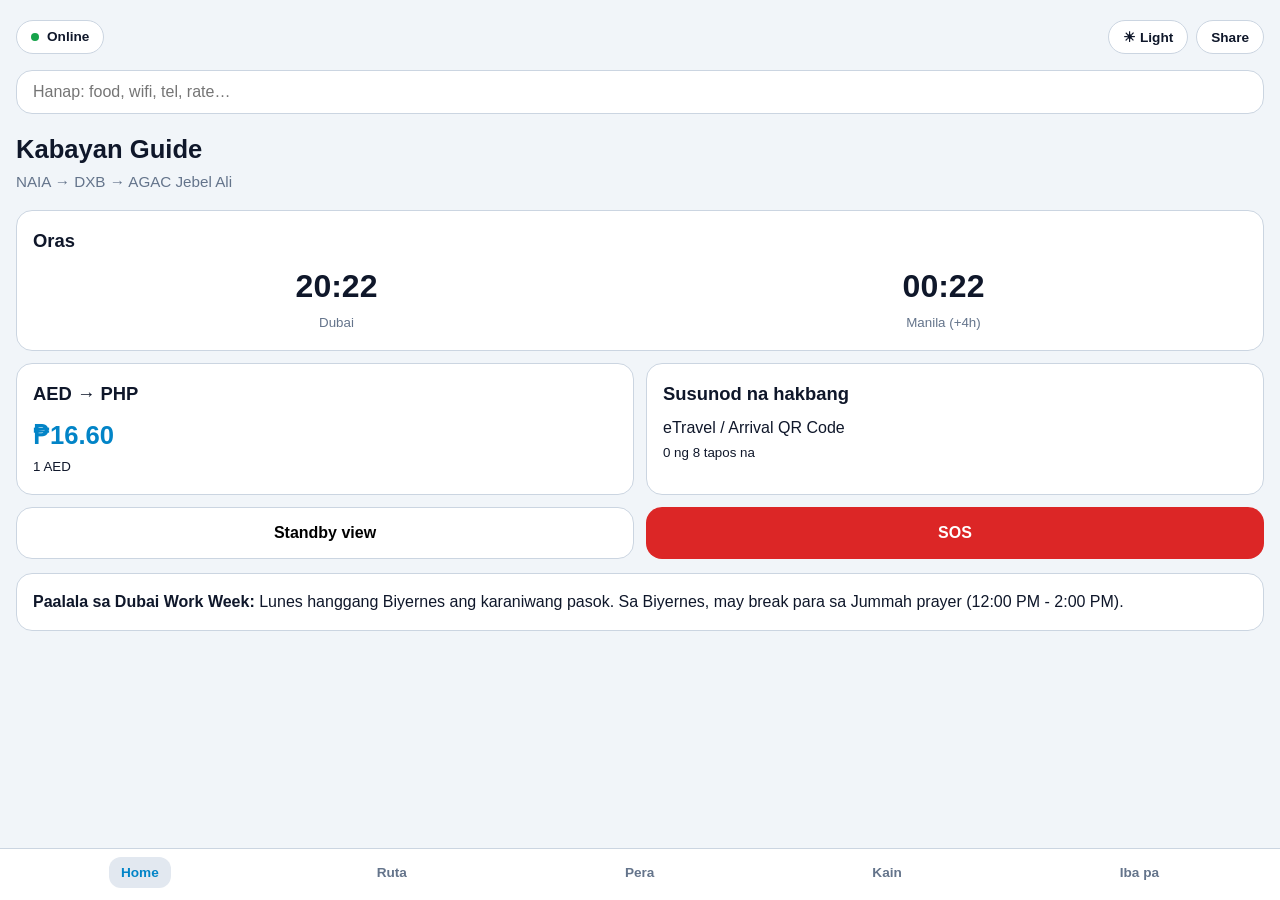
<file: index.html>
<!doctype html>
<html lang="en" data-theme="light">
<head>
<meta charset="utf-8">
<meta name="viewport" content="width=device-width, initial-scale=1.0, viewport-fit=cover, user-scalable=no">
<title>Kabayan DXB – Kababayan Dubai Companion</title>
<meta name="description" content="Offline guide for Filipinos moving NAIA → DXB → Jebel Ali.">
<meta name="theme-color" content="#1f2a3a">
<meta name="apple-mobile-web-app-capable" content="yes">
<meta name="mobile-web-app-capable" content="yes">
<meta name="apple-mobile-web-app-status-bar-style" content="black-translucent">
<meta name="apple-mobile-web-app-title" content="Kabayan DXB">
<meta property="og:title" content="Kabayan DXB">
<meta property="og:description" content="Lapag sa DXB guide, AED↔PHP, Nol, SOS. Works offline.">
<meta property="og:image" content="og-image.png">
<meta property="og:type" content="website">
<link rel="manifest" href="manifest.webmanifest">
<link rel="icon" href="favicon.svg" type="image/svg+xml">
<link rel="alternate icon" href="favicon.ico">
<link rel="apple-touch-icon" href="apple-touch-icon.png">
<link rel="stylesheet" href="css/styles.css">
</head>
<body>
<header class="top">
  <div class="island" id="island" aria-live="polite"><i class="dot"></i><span id="netTxt">Online</span></div>
  <div class="tools">
    <button id="modeBtn" type="button" aria-label="Change display mode">☀ Light</button>
    <button id="shareBtn" type="button" aria-label="Share app">Share</button>
  </div>
</header>
<div id="offBanner" class="banner" role="status" hidden>Offline ka ngayon – gumagana pa rin ang app.</div>

<main>
  <input id="q" class="search" type="search" placeholder="Hanap: food, wifi, tel, rate…" aria-label="Search">
  <section id="results" class="card" hidden><h2>Resulta</h2><div id="resList"></div></section>

  <section data-tab="home" class="active">
    <h1>Kabayan Guide</h1>
    <p class="sub">NAIA → DXB → AGAC Jebel Ali</p>
    <div class="bento">
      <div class="card wide"><h2>Oras</h2><div class="clocks"><div><b id="tDxb">--:--</b><small>Dubai</small></div><div><b id="tMnl">--:--</b><small>Manila (+4h)</small></div></div></div>
      <div class="card"><h2>AED → PHP</h2><b id="homeRate" class="big">16.60</b><small>1 AED</small></div>
      <div class="card"><h2>Susunod na hakbang</h2><p id="nextStep">eTravel / arrival card</p><small id="prog">1 ng 8</small></div>
      <button class="card act" id="standbyBtn" type="button">Standby view</button>
      <button class="card act sos" data-sos type="button">SOS</button>
    </div>
    <div class="card" id="weekNote"><b>Paalala sa Dubai Work Week:</b> Lunes hanggang Biyernes ang karaniwang pasok. Sa Biyernes, may break para sa Jummah prayer (12:00 PM - 2:00 PM).</div>
  </section>

  <section data-tab="route" hidden>
    <h2>Lapag sa DXB – Checklist</h2>
    <div id="steps"></div>
    <div class="card">
      <h2>Jebel Ali Commute Card (AGAC)</h2>
      <p><b>1. DXB Airport Terminal 1 o 3:</b> Sakay sa Dubai Metro Red Line papuntang <b>UAE Exchange</b>.<br>
      <b>2. Danube Metro Station (Station 41):</b> Bumaba rito. Dito ang pinakamalapit na metro connection.<br>
      <b>3. Feeder Bus papuntang Plot 39:</b> Sakay ng <b>Bus F49</b> o <b>Bus F47</b> papuntang Jebel Ali Industrial Area 1.<br>
      <b>4. Taxi Option:</b> Kung may dalang mabigat na maleta, mag-flag ng RTA Taxi mula Danube Station (~AED 12–18 hanggang Plot 39, Refco Road).</p>
      <p class="tip"><b>RTA 30-Minute Transfer Rule:</b> Kapag lumipat ka mula Metro papuntang Bus F49 sa loob ng 30 minuto, 1 journey lang ang charge sa Nol Card mo!</p>
      <p><a class="lnk" target="_blank" rel="noopener" href="https://maps.google.com/?q=Al+Gurg+Automation+%26+Controls+Jebel+Ali+Industrial+Area+1">Buksan ang AGAC sa Google Maps</a></p>
    </div>
  </section>

  <section data-tab="money" hidden>
    <h2>Remit Calculator</h2>
    <div class="card form">
      <label>Halaga (AED) <input id="amt" type="number" inputmode="decimal" value="1000"></label>
      <label>Direksyon 
        <select id="dir">
          <option value="a2p">AED → PHP</option>
          <option value="p2a">PHP → AED</option>
        </select>
      </label>
      <label>Rate (1 AED = ? PHP) <input id="rate" type="number" step="0.01" inputmode="decimal" value="16.60"></label>
      <label>Remittance Center 
        <select id="prov">
          <option value="15">Al Ansari Exchange (~AED 15 fee)</option>
          <option value="16">LuLu Exchange (~AED 16 fee)</option>
          <option value="20">Western Union (~AED 20 fee)</option>
          <option value="0">Custom Fee</option>
        </select>
      </label>
      <label>Remit Fee (AED) <input id="fee" type="number" step="0.5" inputmode="decimal" value="15"></label>
      <small id="rateSrc">Rate source: offline fallback (16.60)</small>
      <b id="convOut" class="big">₱16,351.00</b>
      <small id="convSub">Net matapos ibawas ang fee</small>
    </div>

    <div class="card form">
      <h2>Budget bawat buwan (AED)</h2>
      <label>Sahod <input id="bSal" type="number" inputmode="decimal" value="3500"></label>
      <label>Bedspace / Partition <input id="bRent" type="number" inputmode="decimal" value="700"></label>
      <label>Pagkain & Grocery <input id="bFood" type="number" inputmode="decimal" value="600"></label>
      <label>Nol / Pamasahe <input id="bNol" type="number" inputmode="decimal" value="250"></label>
      <label>Wi-Fi / DEWA / SIM <input id="bUtil" type="number" inputmode="decimal" value="200"></label>
      <b id="bOut" class="big">Natitira: AED 1,750</b>
      <small id="bSub">Maaaring ipon o ipadala sa pamilya</small>
    </div>

    <div class="card form">
      <h2>Nol Fare Estimator</h2>
      <label>Mula <select id="nFrom"><option value="5">DXB Airport Terminal 1 / 3 (Zone 5)</option><option value="2">Danube / Jebel Ali (Zone 2/1)</option><option value="6">Deira / Al Rigga (Zone 5)</option><option value="6">BurJuman / Karama (Zone 6)</option></select></label>
      <label>Hanggang <select id="nTo"><option value="2">Danube / Jebel Ali (Zone 2/1)</option><option value="5">DXB Airport Terminal 1 / 3 (Zone 5)</option><option value="6">BurJuman / Karama (Zone 6)</option></select></label>
      <input id="zones" type="hidden" value="7.5">
      <small id="nolZ">Standard Silver Nol: 3+ Zones = AED 7.50</small>
      <label>Biyahe bawat araw <input id="trips" type="number" value="2"></label>
      <label>Araw ng pasok bawat buwan <input id="days" type="number" value="26"></label>
      <b id="nolOut" class="big">~AED 390.00 / buwan</b>
      <small>Silver Card pamasahe: 1 Zone = AED 3 | 2 Zones = AED 5 | 3+ Zones = AED 7.50</small>
    </div>
  </section>

  <section data-tab="places" hidden>
    <h2>Kain Tayo &amp; Free Wi-Fi</h2>
    <div class="chips" id="chips"></div>
    <div id="places"></div>
    <div class="empty" id="emptyPlaces" hidden>Walang nahanap, Kabayan. Subukan ang ibang salita.</div>
  </section>

  <section data-tab="more" hidden>
    <h2>Mas Marami Pa</h2>
    <div class="card">
      <h2>Mabilis na Text (WhatsApp)</h2>
      <div id="wa"></div>
    </div>

    <div class="card">
      <h2>SIM &amp; USSD Codes (Prepaid)</h2>
      <ul id="sim">
        <li><b>e& (Etisalat):</b> Check Credit: <code>*121#</code> | Data Balance: <code>*170#</code> | Menu: <code>*101#</code></li>
        <li><b>du:</b> Balance & Main Menu: <code>*135#</code> | Recharge: <code>*136*PIN#</code> | Special Offers: <code>*055#</code></li>
        <li><b>Virgin Mobile:</b> I-download ang Virgin App para sa activation at recharge gamit ang card.</li>
      </ul>
      <small>Paalala: Ang libreng SIM sa airport ay nangangailangan ng passport registration scan.</small>
    </div>

    <div class="card">
      <h2>Grocery Presyo (Karaniwang Tantiya)</h2>
      <ul id="groc">
        <li>5kg Jasmine Rice: ~AED 22 - 28 (₱365 - ₱465)</li>
        <li>1L Mantika: ~AED 9 - 12 (₱150 - ₱200)</li>
        <li>5L Drinking Water: ~AED 4.50 - 6 (₱75 - ₱100)</li>
        <li>Datu Puti Soy Sauce / Vinegar (1L): ~AED 6 - 8 (₱100 - ₱135)</li>
        <li>Buong Manok (Fresh/Frozen ~1kg): ~AED 12 - 16 (₱200 - ₱265)</li>
      </ul>
      <small>Mabibili sa West Zone, Viva Supermarket, Grandiose, at Carrefour.</small>
    </div>

    <div class="card warn">
      <h2>Summer Midday Work Break Law</h2>
      <p><b>Mahigpit na Ipinagbabawal:</b> Magtrabaho sa ilalim ng direktang sikat ng araw mula <b>12:30 PM hanggang 3:00 PM</b> (Hunyo 15 hanggang Setyembre 15). May multa ang kumpanyang lumalabag. Manatiling hydrated!</p>
    </div>

    <div class="card">
      <h2>Iwas-Scam: Bedspace &amp; Upa</h2>
      <ul id="scam">
        <li>Huwag magbayad ng buong taon o 6-months cash sa hindi awtorisadong sub-leaser.</li>
        <li>Humingi ng resibo at kopya ng Emirates ID ng nagpapa-upa.</li>
        <li>Siguraduhing kasama sa napagkasunduang bayad ang DEWA (tubig/kuryente) at Wi-Fi.</li>
      </ul>
    </div>

    <div class="card form">
      <h2>Notes Locker (Nasa Device Lang)</h2>
      <label>AGAC Office Number <input id="coContact" type="tel" placeholder="+971 4 880 0000"></label>
      <textarea id="notes" rows="4" placeholder="I-save rito ang iyong UID number, Emirates ID application no., labor contract notes..."></textarea>
      <button id="saveNotesBtn" type="button" class="btn-primary">I-save ang Notes</button>
      <small>Naka-imbak lamang ito sa iyong telepono (offline localStorage).</small>
    </div>

    <div class="card form">
      <h2>Paalala sa Padala (Payday Alert)</h2>
      <label>Araw ng Sahod (1–31) <input id="payDay" type="number" min="1" max="31" value="25"></label>
      <button id="notifBtn" type="button" class="btn-primary">I-on ang Paalala</button>
      <small>Magpapakita ng banner paalala sa dashboard kapag sumapit ang araw ng sahod.</small>
    </div>
  </section>
</main>

<nav class="dock" aria-label="Main Navigation">
  <button data-go="home" type="button" class="on">Home</button>
  <button data-go="route" type="button">Ruta</button>
  <button data-go="money" type="button">Pera</button>
  <button data-go="places" type="button">Kain</button>
  <button data-go="more" type="button">Iba pa</button>
</nav>

<!-- SOS Bottom Sheet -->
<div id="sheet" class="sheet" hidden>
  <div class="grab"></div>
  <h2>SOS – Emergency Dubai</h2>
  <div id="sosList">
    <a href="tel:999" class="sos-item police"><span>Dubai Police (Emergency)</span><b>999</b></a>
    <a href="tel:901" class="sos-item"><span>Dubai Police (Non-Emergency)</span><b>901</b></a>
    <a href="tel:998" class="sos-item"><span>Ambulance</span><b>998</b></a>
    <a href="tel:997" class="sos-item"><span>Fire Department (Civil Defence)</span><b>997</b></a>
    <a href="tel:+971563535558" class="sos-item ph"><span>MWO / ATN Dubai (OFW Emergency)</span><b>+971 56 353 5558</b></a>
    <a href="tel:+971505585536" class="sos-item ph"><span>OWWA Dubai 24/7 Hotline</span><b>+971 50 558 5536</b></a>
    <a href="tel:+97142207100" class="sos-item ph"><span>Philippine Consulate General (PCG)</span><b>+971 4 220 7100</b></a>
    <a href="tel:8009090" class="sos-item"><span>RTA Customer Service (Bus/Metro)</span><b>800 9090</b></a>
  </div>
  <button class="close" id="sheetClose" type="button">Isara</button>
</div>

<!-- Standby / Screenlock View -->
<div id="standby" class="standby" hidden>
  <div class="standby-content">
    <div class="standby-time">
      <b id="sDxb">--:--</b>
      <small>Dubai</small>
    </div>
    <div class="standby-time">
      <b id="sMnl">--:--</b>
      <small>Manila (+4h)</small>
    </div>
    <div class="standby-rate">
      <b id="sRate">₱16.60</b>
      <small>AED → PHP</small>
    </div>
    <p id="sStep" class="standby-step">eTravel / arrival card: i-fill out bago lumipad</p>
    <div class="standby-actions">
      <button class="sos-btn" id="standbySosBtn" type="button">SOS</button>
      <button class="exit-btn" id="standbyClose" type="button">Lumabas</button>
    </div>
  </div>
</div>

<div id="a2hs" class="a2hs" hidden>Tap <b>Share</b> ⬆ → <b>Add to Home Screen</b> <button id="a2hsX" type="button">×</button></div>
<div id="toast" class="toast" role="status"></div>

<script src="js/currency.js"></script>
<script src="js/routes.js"></script>
<script src="js/app.js"></script>
</body>
</html>
</file>
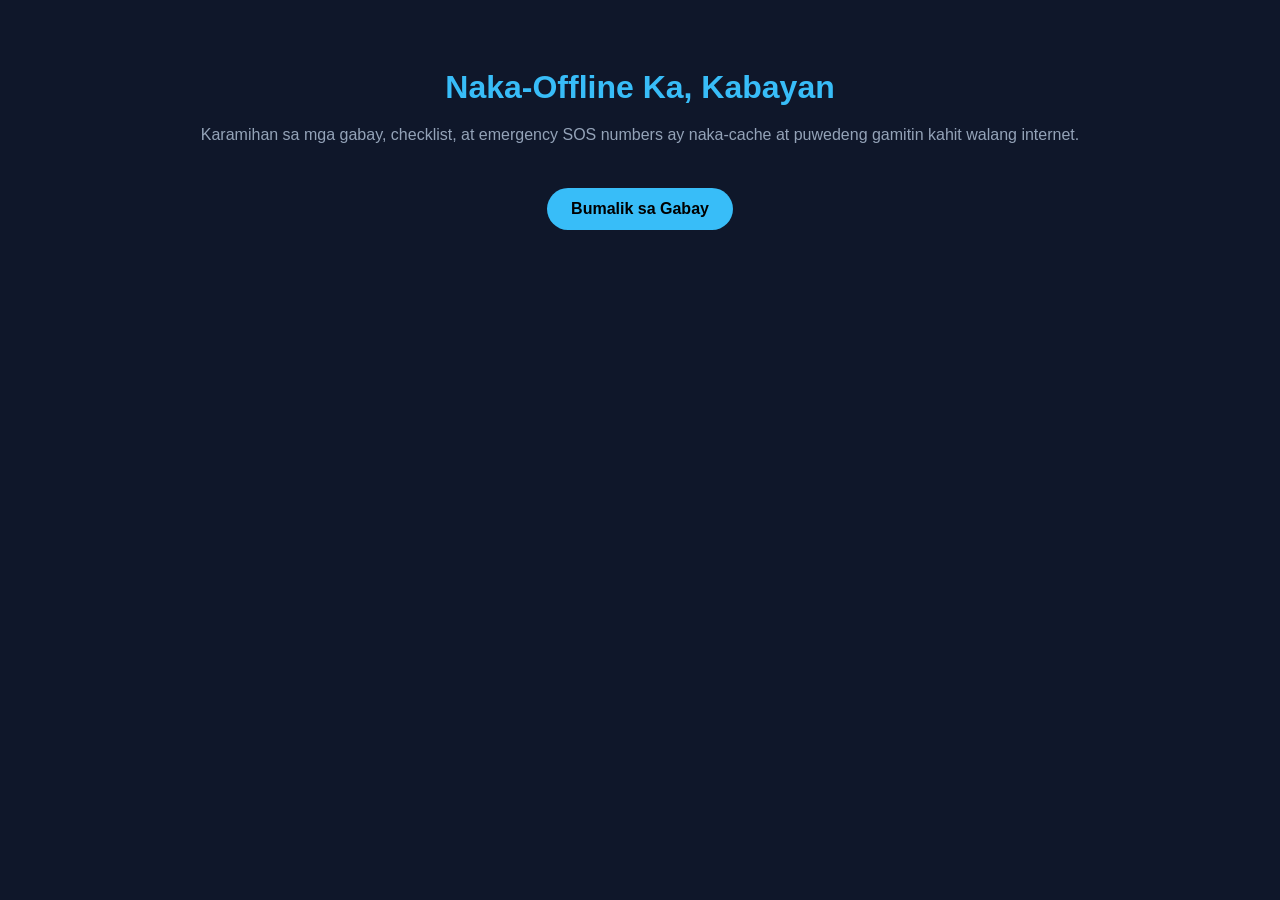
<file: offline.html>
<!doctype html>
<html lang="en">
<head>
<meta charset="utf-8">
<meta name="viewport" content="width=device-width, initial-scale=1.0">
<title>Offline – Kabayan DXB</title>
<style>
body { font-family: -apple-system, BlinkMacSystemFont, sans-serif; background: #0f172a; color: #fff; text-align: center; padding: 40px 20px; }
h1 { color: #38bdf8; margin-bottom: 12px; }
p { color: #94a3b8; line-height: 1.6; }
.btn { display: inline-block; margin-top: 24px; padding: 12px 24px; background: #38bdf8; color: #000; text-decoration: none; border-radius: 999px; font-weight: 700; }
</style>
</head>
<body>
<h1>Naka-Offline Ka, Kabayan</h1>
<p>Karamihan sa mga gabay, checklist, at emergency SOS numbers ay naka-cache at puwedeng gamitin kahit walang internet.</p>
<a href="index.html" class="btn">Bumalik sa Gabay</a>
</body>
</html>
</file>
<file: css/styles.css>
:root {
  --bg: #0f172a;
  --surface: #1e293b;
  --surface-alt: #334155;
  --text: #f8fafc;
  --text-muted: #94a3b8;
  --primary: #38bdf8;
  --accent: #fbbf24;
  --danger: #ef4444;
  --success: #22c55e;
  --border: #334155;
  --radius: 16px;
  --font: -apple-system, BlinkMacSystemFont, "Segoe UI", Roboto, Helvetica, Arial, sans-serif;
}

[data-theme="light"] {
  --bg: #f1f5f9;
  --surface: #ffffff;
  --surface-alt: #e2e8f0;
  --text: #0f172a;
  --text-muted: #64748b;
  --primary: #0284c7;
  --accent: #d97706;
  --danger: #dc2626;
  --success: #16a34a;
  --border: #cbd5e1;
}

[data-theme="sun"] {
  --bg: #ffffff;
  --surface: #ffffff;
  --surface-alt: #000000;
  --text: #000000;
  --text-muted: #111111;
  --primary: #000000;
  --accent: #000000;
  --danger: #000000;
  --success: #000000;
  --border: #000000;
}

[data-theme="power"] {
  --bg: #000000;
  --surface: #0a0a0a;
  --surface-alt: #171717;
  --text: #ffffff;
  --text-muted: #737373;
  --primary: #38bdf8;
  --accent: #eab308;
  --danger: #ef4444;
  --success: #22c55e;
  --border: #262626;
}

/* CRITICAL FIX: Guarantee [hidden] elements are never displayed */
[hidden] {
  display: none !important;
}

* {
  box-sizing: border-box;
  margin: 0;
  padding: 0;
  -webkit-tap-highlight-color: transparent;
}

body {
  font-family: var(--font);
  background-color: var(--bg);
  color: var(--text);
  line-height: 1.5;
  padding-top: max(env(safe-area-inset-top), 12px);
  padding-bottom: max(env(safe-area-inset-bottom) + 80px, 90px);
  padding-left: max(env(safe-area-inset-left), 16px);
  padding-right: max(env(safe-area-inset-right), 16px);
  min-height: 100vh;
}

/* Header */
.top {
  display: flex;
  justify-content: space-between;
  align-items: center;
  padding: 8px 0 16px;
}

.island {
  display: flex;
  align-items: center;
  gap: 8px;
  background: var(--surface);
  border: 1px solid var(--border);
  padding: 6px 14px;
  border-radius: 9999px;
  font-size: 0.85rem;
  font-weight: 600;
}

.island .dot {
  width: 8px;
  height: 8px;
  border-radius: 50%;
  background: var(--success);
  display: inline-block;
}

.island.off .dot {
  background: var(--danger);
}

.tools {
  display: flex;
  gap: 8px;
}

.tools button, .btn-primary {
  background: var(--surface);
  color: var(--text);
  border: 1px solid var(--border);
  padding: 8px 14px;
  border-radius: 9999px;
  font-size: 0.85rem;
  font-weight: 600;
  cursor: pointer;
}

.banner {
  background: var(--accent);
  color: #000;
  font-weight: 600;
  padding: 8px 14px;
  border-radius: 12px;
  font-size: 0.85rem;
  margin-bottom: 12px;
  text-align: center;
}

/* Search */
.search {
  width: 100%;
  padding: 12px 16px;
  background: var(--surface);
  border: 1px solid var(--border);
  border-radius: var(--radius);
  color: var(--text);
  font-size: 1rem;
  margin-bottom: 16px;
  outline: none;
}

/* Cards & Bento */
h1 { font-size: 1.6rem; font-weight: 800; margin-bottom: 2px; }
.sub { color: var(--text-muted); font-size: 0.95rem; margin-bottom: 16px; }
h2 { font-size: 1.15rem; font-weight: 700; margin-bottom: 8px; }

.card {
  background: var(--surface);
  border: 1px solid var(--border);
  border-radius: var(--radius);
  padding: 16px;
  margin-bottom: 14px;
}

.card.warn {
  border-left: 4px solid var(--accent);
}

.card.form label {
  display: flex;
  flex-direction: column;
  gap: 4px;
  font-size: 0.85rem;
  font-weight: 600;
  color: var(--text-muted);
  margin-bottom: 12px;
}

.card.form input, .card.form select, .card.form textarea {
  width: 100%;
  padding: 10px 14px;
  background: var(--bg);
  border: 1px solid var(--border);
  border-radius: 10px;
  color: var(--text);
  font-size: 0.95rem;
  outline: none;
}

.bento {
  display: grid;
  grid-template-columns: 1fr 1fr;
  gap: 12px;
  margin-bottom: 14px;
}

.bento .card { margin-bottom: 0; }
.bento .wide { grid-column: span 2; }

.clocks {
  display: flex;
  justify-content: space-around;
  text-align: center;
}

.clocks b { font-size: 2rem; display: block; font-weight: 800; }
.clocks small { color: var(--text-muted); }

.big {
  font-size: 1.6rem;
  font-weight: 800;
  color: var(--primary);
  display: block;
}

.card.act {
  display: flex;
  justify-content: center;
  align-items: center;
  font-weight: 700;
  font-size: 1rem;
  cursor: pointer;
}

.card.act.sos, .sos-btn {
  background: var(--danger);
  color: #fff;
  border: none;
}

.lnk {
  color: var(--primary);
  text-decoration: underline;
  font-weight: 600;
}

/* Dock Navigation */
.dock {
  position: fixed;
  bottom: 0;
  left: 0;
  right: 0;
  background: var(--surface);
  border-top: 1px solid var(--border);
  display: flex;
  justify-content: space-around;
  padding: 8px 12px max(env(safe-area-inset-bottom), 12px);
  z-index: 500;
}

.dock button {
  background: none;
  border: none;
  color: var(--text-muted);
  font-size: 0.85rem;
  font-weight: 600;
  cursor: pointer;
  padding: 8px 12px;
  border-radius: 12px;
}

.dock button.on {
  color: var(--primary);
  background: var(--surface-alt);
}

/* SOS Sheet */
.sheet {
  position: fixed;
  bottom: 0;
  left: 0;
  right: 0;
  background: var(--surface);
  border-top: 2px solid var(--border);
  border-radius: 24px 24px 0 0;
  padding: 16px 20px max(env(safe-area-inset-bottom) + 16px, 24px);
  z-index: 1000;
  box-shadow: 0 -10px 40px rgba(0,0,0,0.4);
}

.sheet .grab {
  width: 40px;
  height: 4px;
  background: var(--text-muted);
  border-radius: 2px;
  margin: 0 auto 16px;
}

.sos-item {
  display: flex;
  justify-content: space-between;
  align-items: center;
  padding: 12px 16px;
  background: var(--bg);
  border: 1px solid var(--border);
  border-radius: 12px;
  color: var(--text);
  text-decoration: none;
  margin-bottom: 8px;
  font-weight: 600;
}

.sos-item.ph { border-left: 4px solid var(--primary); }
.sos-item.police { border-left: 4px solid var(--danger); }
.sheet .close {
  width: 100%;
  padding: 14px;
  border-radius: 14px;
  background: var(--surface-alt);
  border: none;
  color: var(--text);
  font-size: 1rem;
  font-weight: 700;
  margin-top: 12px;
  cursor: pointer;
}

/* Standby Screen (Fixed styling & overlay logic) */
.standby {
  position: fixed;
  inset: 0;
  background: #000000;
  color: #ffffff;
  z-index: 9999;
  display: flex;
  justify-content: center;
  align-items: center;
  pointer-events: auto !important;
}

.standby-content {
  width: 90%;
  max-width: 400px;
  display: flex;
  flex-direction: column;
  align-items: center;
  text-align: center;
  gap: 20px;
}

.standby-time b {
  font-size: 3.5rem;
  font-weight: 900;
  line-height: 1;
}

.standby-time small {
  color: #a3a3a3;
  font-size: 1rem;
  text-transform: uppercase;
  letter-spacing: 1px;
}

.standby-rate b {
  font-size: 2.5rem;
  color: #38bdf8;
  font-weight: 800;
}

.standby-rate small {
  display: block;
  color: #a3a3a3;
}

.standby-step {
  color: #f59e0b;
  font-size: 1rem;
  font-weight: 600;
  padding: 0 10px;
}

.standby-actions {
  display: flex;
  flex-direction: column;
  gap: 12px;
  width: 100%;
  margin-top: 10px;
}

.standby-actions button {
  width: 100%;
  padding: 16px;
  border-radius: 9999px;
  font-size: 1.1rem;
  font-weight: 700;
  cursor: pointer;
  border: none;
}

.standby-actions .sos-btn {
  background: #dc2626;
  color: #ffffff;
}

.standby-actions .exit-btn {
  background: #262626;
  color: #e5e5e5;
}

/* Toast */
.toast {
  position: fixed;
  bottom: 90px;
  left: 50%;
  transform: translateX(-50%);
  background: var(--surface-alt);
  color: var(--text);
  padding: 10px 20px;
  border-radius: 9999px;
  font-size: 0.9rem;
  font-weight: 600;
  display: none;
  z-index: 2000;
  box-shadow: 0 4px 12px rgba(0,0,0,0.3);
}

.toast.show {
  display: block;
  animation: fadeIn 0.2s ease-out;
}

@keyframes fadeIn {
  from { opacity: 0; transform: translate(-50%, 10px); }
  to { opacity: 1; transform: translate(-50%, 0); }
}
</file>
